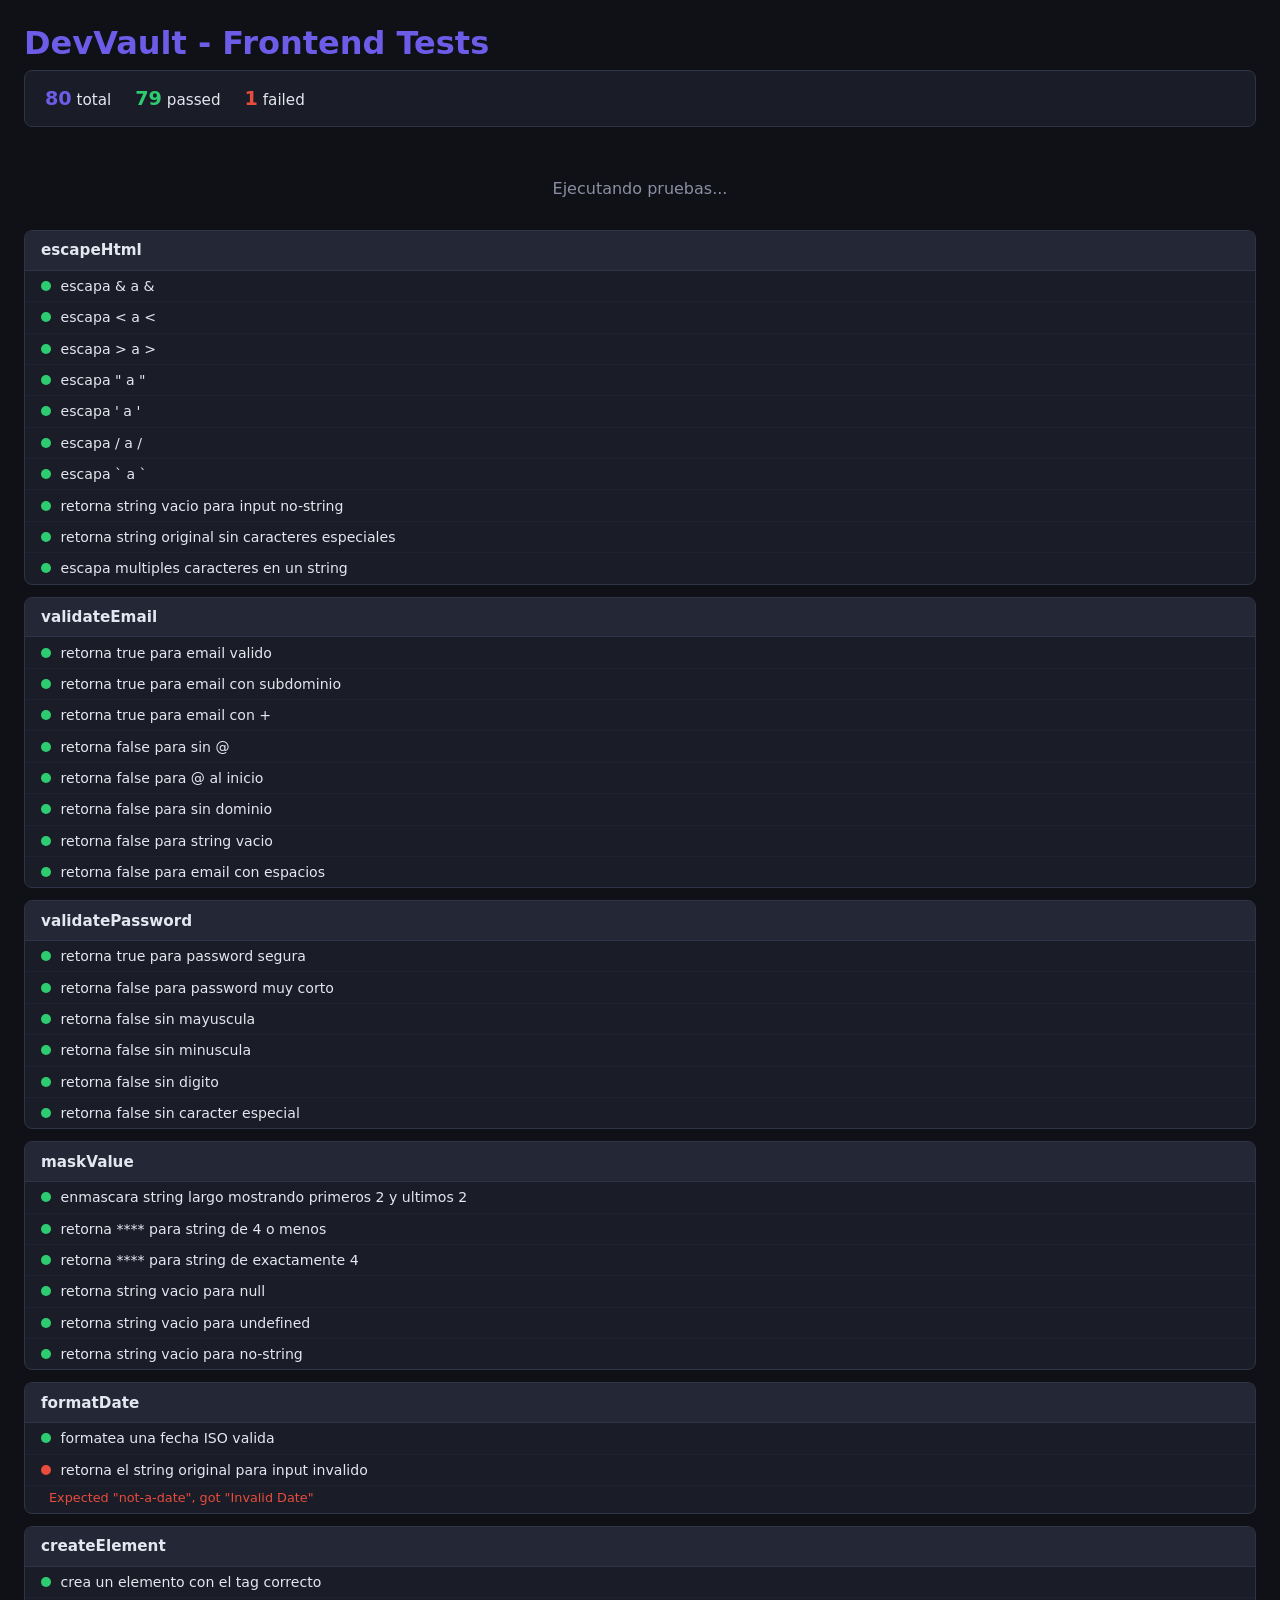
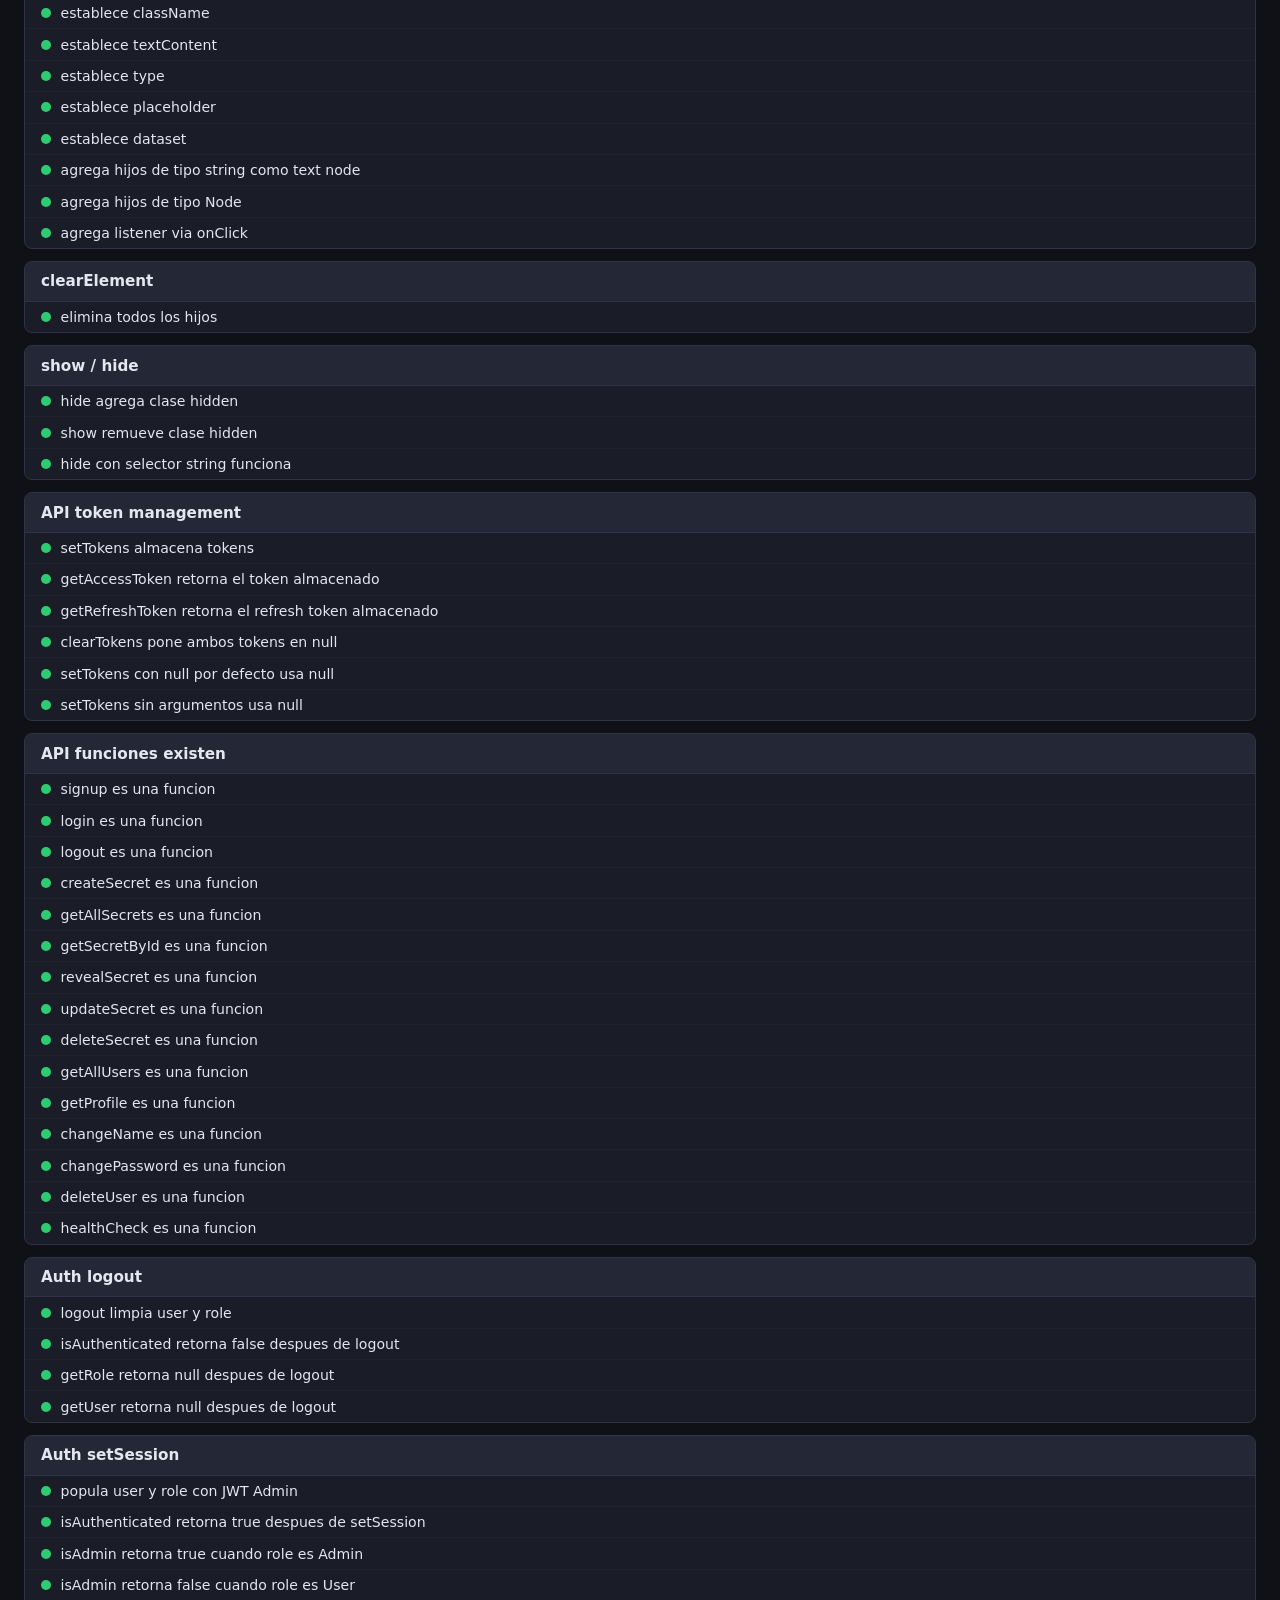
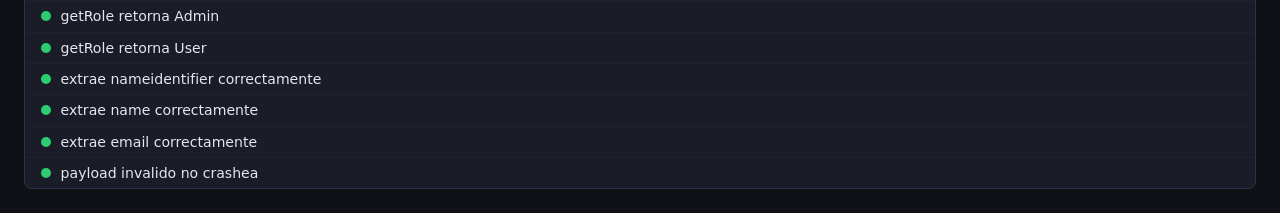
<file: frontend/test/test-runner.html>
<!DOCTYPE html>
<html lang="es">
<head>
  <meta charset="UTF-8">
  <meta name="viewport" content="width=device-width, initial-scale=1.0">
  <title>DevVault Frontend Tests</title>
  <style>
    * { box-sizing: border-box; margin: 0; padding: 0; }
    body { font-family: 'Segoe UI', system-ui, sans-serif; background: #0f1117; color: #e4e6f0; padding: 1.5rem; }
    h1 { color: #6c5ce7; margin-bottom: .5rem; }
    #summary { background: #1a1d27; border: 1px solid #2e3347; border-radius: 8px; padding: 1rem 1.25rem; margin-bottom: 1.25rem; display: flex; gap: 1.5rem; align-items: center; }
    .stat { font-size: .95rem; }
    .stat strong { font-size: 1.2rem; }
    .stat-pass strong { color: #2ecc71; }
    .stat-fail strong { color: #e74c3c; }
    .stat-total strong { color: #6c5ce7; }
    #results { display: flex; flex-direction: column; gap: .75rem; }
    .suite { background: #1a1d27; border: 1px solid #2e3347; border-radius: 8px; overflow: hidden; }
    .suite-name { padding: .65rem 1rem; background: #242836; font-weight: 600; font-size: .95rem; border-bottom: 1px solid #2e3347; }
    .test { padding: .45rem 1rem; border-bottom: 1px solid #1e2130; display: flex; align-items: center; gap: .6rem; font-size: .88rem; }
    .test:last-child { border-bottom: none; }
    .dot { width: 10px; height: 10px; border-radius: 50%; flex-shrink: 0; }
    .dot-pass { background: #2ecc71; }
    .dot-fail { background: #e74c3c; }
    .test-name { flex: 1; }
    .test-err { color: #e74c3c; font-size: .8rem; margin-left: 1.5rem; padding: .25rem 0 .5rem; }
    #running { color: #8b8fa3; padding: 2rem; text-align: center; }
  </style>
</head>
<body>
  <h1>DevVault - Frontend Tests</h1>
  <div id="summary" class="hidden">
    <div class="stat stat-total"><strong id="s-total">0</strong> total</div>
    <div class="stat stat-pass"><strong id="s-pass">0</strong> passed</div>
    <div class="stat stat-fail"><strong id="s-fail">0</strong> failed</div>
  </div>
  <div id="running">Ejecutando pruebas...</div>
  <div id="results"></div>

  <script>
    let suites = [];
    let currentSuite = null;

    function describe(name, fn) {
      currentSuite = { name: name, tests: [] };
      suites.push(currentSuite);
      fn();
      currentSuite = null;
    }

    function it(name, fn) {
      if (!currentSuite) return;
      currentSuite.tests.push({ name: name, fn: fn, pass: false, error: null });
    }

    function expect(actual) {
      return {
        toBe(expected) {
          if (actual !== expected) throw new Error(`Expected ${JSON.stringify(expected)}, got ${JSON.stringify(actual)}`);
        },
        toEqual(expected) {
          if (JSON.stringify(actual) !== JSON.stringify(expected))
            throw new Error(`Expected ${JSON.stringify(expected)}, got ${JSON.stringify(actual)}`);
        },
        toBeNull() {
          if (actual !== null) throw new Error(`Expected null, got ${JSON.stringify(actual)}`);
        },
        toBeFalsy() {
          if (actual) throw new Error(`Expected falsy, got ${JSON.stringify(actual)}`);
        },
        toBeTruthy() {
          if (!actual) throw new Error(`Expected truthy, got ${JSON.stringify(actual)}`);
        },
        toContain(sub) {
          if (typeof actual === 'string') {
            if (!actual.includes(sub)) throw new Error(`Expected "${actual}" to contain "${sub}"`);
          } else if (Array.isArray(actual)) {
            if (!actual.includes(sub)) throw new Error(`Expected array to contain ${JSON.stringify(sub)}`);
          }
        },
        toThrow() {
          if (typeof actual !== 'function') throw new Error('toThrow expects a function');
          let threw = false;
          try { actual(); } catch { threw = true; }
          if (!threw) throw new Error('Expected function to throw');
        },
        toBeGreaterThan(n) {
          if (!(actual > n)) throw new Error(`Expected ${actual} > ${n}`);
        },
        toMatch(regex) {
          if (!regex.test(actual)) throw new Error(`Expected "${actual}" to match ${regex}`);
        }
      };
    }

    async function runAll() {
      for (const suite of suites) {
        for (const t of suite.tests) {
          try {
            await t.fn();
            t.pass = true;
          } catch (e) {
            t.pass = false;
            t.error = e.message;
          }
        }
      }
      render();
    }

    function render() {
      document.getElementById('running').classList.add('hidden');
      let total = 0, pass = 0, fail = 0;
      suites.forEach(s => s.tests.forEach(t => { total++; t.pass ? pass++ : fail++; }));

      document.getElementById('summary').classList.remove('hidden');
      document.getElementById('s-total').textContent = total;
      document.getElementById('s-pass').textContent = pass;
      document.getElementById('s-fail').textContent = fail;

      const container = document.getElementById('results');
      for (const suite of suites) {
        const sDiv = document.createElement('div');
        sDiv.className = 'suite';
        sDiv.innerHTML = '<div class="suite-name">' + suite.name + '</div>';
        for (const t of suite.tests) {
          const tDiv = document.createElement('div');
          tDiv.className = 'test';
          tDiv.innerHTML =
            '<span class="dot dot-' + (t.pass ? 'pass' : 'fail') + '"></span>' +
            '<span class="test-name">' + t.name + '</span>';
          sDiv.appendChild(tDiv);
          if (!t.pass && t.error) {
            const eDiv = document.createElement('div');
            eDiv.className = 'test-err';
            eDiv.textContent = t.error;
            sDiv.appendChild(eDiv);
          }
        }
        container.appendChild(sDiv);
      }
    }
  </script>
  <script src="../js/utils.js"></script>
  <script src="../js/api.js"></script>
  <script src="../js/auth.js"></script>
  <script src="utils.test.js"></script>
  <script src="api.test.js"></script>
  <script src="auth.test.js"></script>
  <script>runAll();</script>
</body>
</html>
</file>
